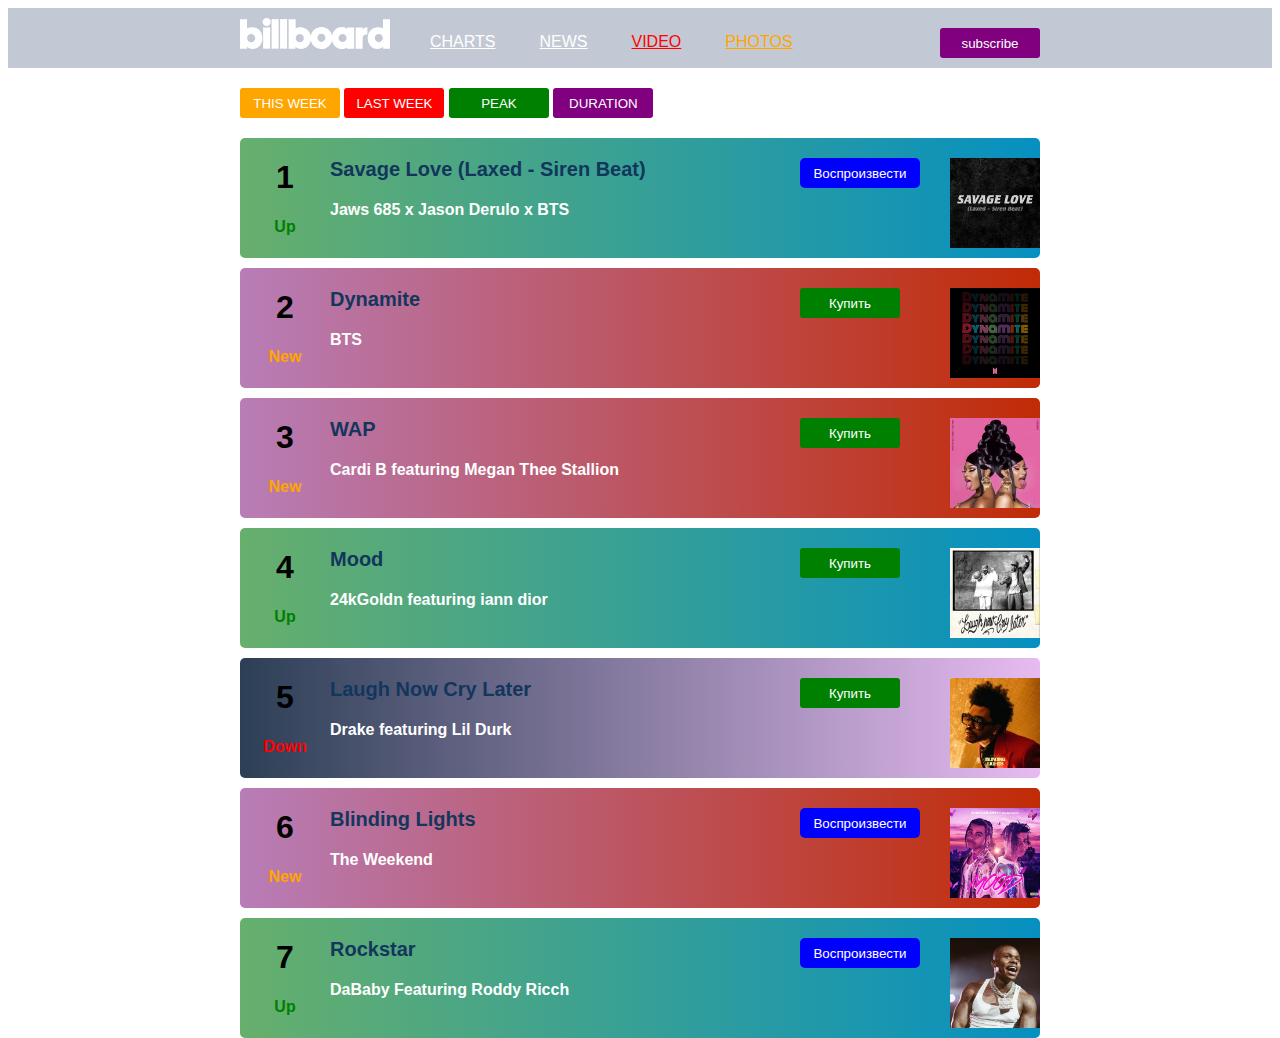
<file: index.html>
<!DOCTYPE html>
<html>
<head>
	<meta charset="utf-8">
	<meta name="viewport" content="width=device-width, initial-scale=1">
	<title></title>
	<link rel="stylesheet" type="text/css" href="style.css">
</head>
<body>

<!-- 1 уровень. шапка -->
<div class="header">
	<!-- 2 уровень. выравнивание шапки -->
	<div class="header-center">
		<!-- 3 уровень -->
		<!-- лого -->
		<div class="box-logo">
			<img src="logo.svg" alt="" class="logo">
		</div>
		<!-- ссылки -->
		<div class="box-links">
			<a href="" class="links-white">CHARTS</a>
			<a href="" class="links-white">NEWS</a>
			<a href="" class="links-red">VIDEO</a>
			<a href="" class="links-orange">PHOTOS</a>
		</div>
		<!-- кнопка подписаться -->
		<div class="box-button">
			<button class="button-purple">subscribe</button>
		</div>
	</div>
</div>

<!-- 1 уровень. чат-контейнер -->
<div class="charts-container">
	<!-- 2 уровень -->
	<!-- кнопки -->
	<div class="charts-sort">
		<!-- кнопки -->
		<button class="button-orange">THIS WEEK</button>
		<button class="button-red">LAST WEEK</button>
		<button class="button-green">PEAK</button>
		<button class="button-purple">DURATION</button>
	</div>
	<!-- треки -->
	<!-- трек up -->
	<div class="charts-up">
		<!-- 3 уровень -->
		<!-- Место в чате -->
		<div class="charts-rank">
			<h1>1</h1>
			<p class="text-up">Up</p>
		</div>
		<!-- информация о треке -->
		<div class="charts-info">
			<p class="music-name">Savage Love (Laxed - Siren Beat)</p>
			<p class="artist-name">Jaws 685 x Jason Derulo x BTS</p>
		</div>
		<!-- купить или воспроизвести -->
		<div class="charts-button">
			<button class="button-play">Воспроизвести</button>
		</div>
		<!-- картинка -->
		<div class="charts-img">
			<img src="1.jpg" alt="" class="img-treck">
		</div>
	</div>
	<!-- трек new -->
	<div class="charts-new">
		<!-- 3 уровень -->
		<!-- Место в чате -->
		<div class="charts-rank">
			<h1>2</h1>
			<p class="text-new">New</p>
		</div>
		<!-- информация о треке -->
		<div class="charts-info">
			<p class="music-name">Dynamite</p>
			<p class="artist-name">BTS</p>
		</div>
		<!-- купить или воспроизвести -->
		<div class="charts-button">
			<button class="button-green">Купить</button>
		</div>
		<!-- картинка -->
		<div class="charts-img">
			<img src="2.jpg" alt="" class="img-treck">
		</div>		
	</div>
	<!-- трек new -->
	<div class="charts-new">
		<!-- 3 уровень -->
		<!-- Место в чате -->
		<div class="charts-rank">
			<h1>3</h1>
			<p class="text-new">New</p>
		</div>
		<!-- информация о треке -->
		<div class="charts-info">
			<p class="music-name">WAP</p>
			<p class="artist-name">Cardi B featuring Megan Thee Stallion</p>
		</div>
		<!-- купить или воспроизвести -->
		<div class="charts-button">
			<button class="button-green">Купить</button>
		</div>
		<!-- картинка -->
		<div class="charts-img">
			<img src="3.jpg" alt="" class="img-treck">
		</div>		
	</div>
	<!-- трек up -->
	<div class="charts-up">
		<!-- 3 уровень -->
		<!-- Место в чате -->
		<div class="charts-rank">
			<h1>4</h1>
			<p class="text-up">Up</p>
		</div>
		<!-- информация о треке -->
		<div class="charts-info">
			<p class="music-name">Mood</p>
			<p class="artist-name">24kGoldn featuring iann dior</p>
		</div>
		<!-- купить или воспроизвести -->
		<div class="charts-button">
			<button class="button-green">Купить</button>
		</div>
		<!-- картинка -->
		<div class="charts-img">
			<img src="5.jpg" alt="" class="img-treck">
		</div>		
	</div>
	<!-- трек down -->
	<div class="charts-down">
		<!-- 3 уровень -->
		<!-- Место в чате -->
		<div class="charts-rank">
			<h1>5</h1>
			<p class="text-down">Down</p>
		</div>
		<!-- информация о треке -->
		<div class="charts-info">
			<p class="music-name">Laugh Now Cry Later</p>
			<p class="artist-name">Drake featuring Lil Durk</p>
		</div>
		<!-- купить или воспроизвести -->
		<div class="charts-button">
			<button class="button-green">Купить</button>
		</div>
		<!-- картинка -->
		<div class="charts-img">
			<img src="6.jpg" alt="" class="img-treck">
		</div>		
	</div>
	<!-- трек new -->
	<div class="charts-new">
		<!-- 3 уровень -->
		<!-- Место в чате -->
		<div class="charts-rank">
			<h1>6</h1>
			<p class="text-new">New</p>
		</div>
		<!-- информация о треке -->
		<div class="charts-info">
			<p class="music-name">Blinding Lights</p>
			<p class="artist-name">The Weekend</p>
		</div>
		<!-- купить или воспроизвести -->
		<div class="charts-button">
			<button class="button-play">Воспроизвести</button>
		</div>
		<!-- картинка -->
		<div class="charts-img">
			<img src="4.jpg" alt="" class="img-treck">
		</div>		
	</div>
	
	
	<!-- трек new -->
	<div class="charts-up">
		<!-- 3 уровень -->
		<!-- Место в чате -->
		<div class="charts-rank">
			<h1>7</h1>
			<p class="text-up">Up</p>
		</div>
		<!-- информация о треке -->
		<div class="charts-info">
			<p class="music-name">Rockstar</p>
			<p class="artist-name">DaBaby Featuring Roddy Ricch</p>
		</div>
		<!-- купить или воспроизвести -->
		<div class="charts-button">
			<button class="button-play">Воспроизвести</button>
		</div>
		<!-- картинка -->
		<div class="charts-img">
			<img src="7.jpg" alt="" class="img-treck">
		</div>		
	</div>
</div>
<!--  -->
</body>
</html>
</file>
<file: style.css>
/* 1 уровень. шапка сайта */
	.header {
		
		height: 50px;
		padding-top: 10px;
		background: #c3c9d4;
		
		
	}
	/* 2 уровень. выравнивание шапки */
	.header-center {
		
		height: 50px;
		width: 800px;
		margin-left: auto;
		margin-right: auto;
		display: flex;

	}
	/* 3 уровеь. лого */
	.box-logo {
		
		height: 50px;
		width: 150px;
		
	}
	/* 3 уровень. ссылки */
	.box-links {
		
		height: 35px;
		width: 600px;
		
		padding-top: 15px;
	}
	/* 3 уровень. кнопка подписаться */
	.box-button {
		
		height: 40px;
		width: 100px;
		
		padding-top: 10px;
	}
	/* лого картинка */
	.logo {
		width: 150px;

	}
	/* ссылки разноцветные */
	/* ссылки белые */
	.links-white {
		font-family: Arial;
		color: white;
		margin-left: 40px;
	}
	/* ссылки красные */
	.links-red {
		font-family: Arial;
		color: red;
		margin-left: 40px;

	}
	/* ссылки зеленые */
	.links-orange {
		font-family: Arial;
		color: orange;
		margin-left: 40px;
		
	}

	/* 1 уровень. чат-контейнер */
	.charts-container {
		
		height: 900px;
		width: 800px;
		margin-left: auto;
		margin-right: auto;		
		font-family: Arial;

	}
	/* 2 уровень. чарт-кнопки*/
	.charts-sort {
		
		height: 60px;
	}
	/* 2 уровень. чарт-треки: new */
	.charts-new {
		background: linear-gradient(90deg, rgba(184,125,183,1) 0%, rgba(193,43,6,1) 100%);
		height: 120px;
		display: flex;
		border-radius: 5px;
		margin-top: 10px;
	}
	/* 2 уровень. чарт-треки: up */
	.charts-up {
		background: linear-gradient(90deg, rgba(103,175,108,1) 0%, rgba(6,144,193,1) 100%);
		height: 120px;
		display: flex;
		border-radius: 5px;
		margin-top: 10px;
	}
	/* 2 уровень. чарт-треки: down */
	.charts-down {
		background: linear-gradient(90deg, rgba(44,63,85,1) 0%, rgba(231,187,241,1) 100%);
		height: 120px;
		display: flex;
		border-radius: 5px;
		margin-top: 10px;
	}
	
	/* Место в чате */
	.charts-rank {
		
		height: 120px;
		width: 90px;	
		text-align: center;
	}

	/* информация о треке */
	.charts-info {
		
		height: 120px;
		width: 470px;
		
	}
	/* купить или воспроизвести */
	.charts-button {
		
		height: 120px;
		width: 150px;

		
	}
	/* картинка */
	.charts-img {
		
		height: 120px;
		width: 90px;
		
	}

	/* кнопка sort оранжевая */
	.button-orange {
		background: orange;
		color: white;
		height: 30px;
		width: 100px;
		border-radius: 3px;
		border:none;
	}

	/* кнопка sort красная */
	.button-red {
		background: red;
		color: white;
		height: 30px;
		width: 100px;
		border-radius: 3px;
		border:none;
	}

	/* кнопка sort зеленая */
	.button-green {
		background: green;
		color: white;
		height: 30px;
		width: 100px;
		border-radius: 3px;
		margin-top:20px;
		border:none;
	}

	/* кнопка sort фиолетовая */
	.button-purple {
		background: purple;
		color: white;
		height: 30px;
		width: 100px;
		border-radius: 3px;
		border:none;
	}
	/* картинка трека */
	.img-treck {
		width: 90px;
		margin-top: 20px;
	}
	/*  */
	.button-play {
		background: blue;
		color: white;
		height: 30px;
		width: 120px;
		border-radius: 5px;
		margin-top: 20px;
		border:none;
	}
	.music-name{
		
		font-weight: bold;
		font-size: 20px;
		color: #12365c;
	}
	.artist-name{
		font-weight: bold;
		color: #fff;
	}
	.text-new{
		color:orange;
		font-weight: bold;
	}
	.text-down{
		color: red;
		font-weight: bold;
	}
	.text-up{
		color: green;
		font-weight: bold;
	}
</file>
